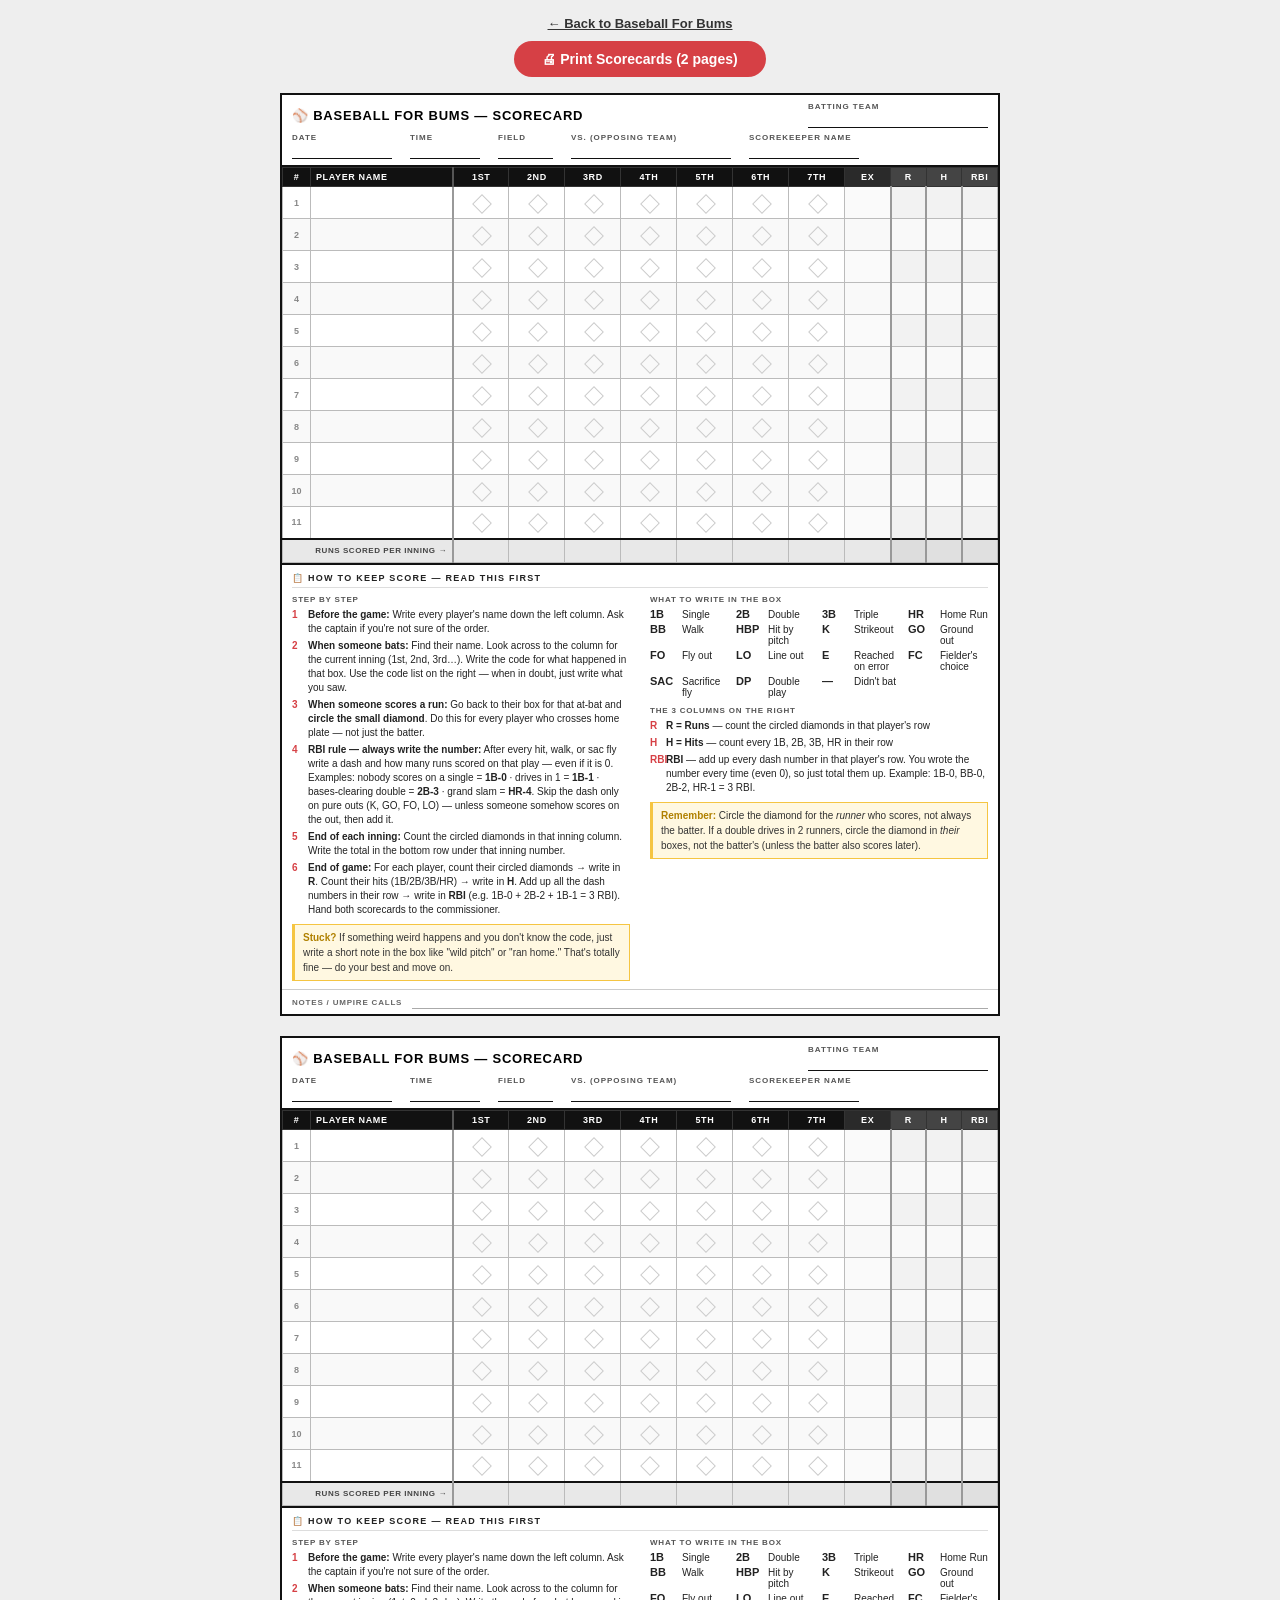
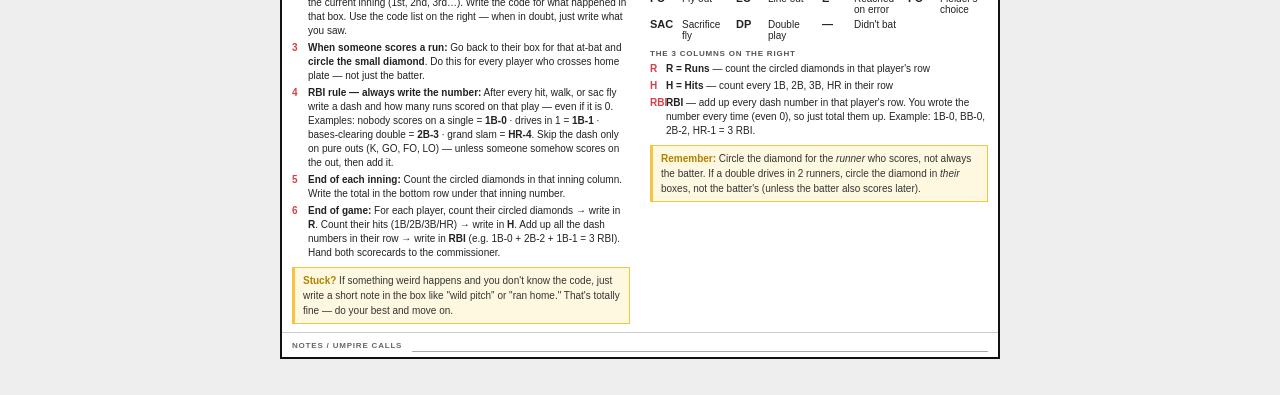
<file: scorecard.html>
<!doctype html>
<html lang="en">
<head>
  <meta charset="utf-8">
  <title>Baseball For Bums — Scorecard</title>
  <meta name="viewport" content="width=device-width,initial-scale=1">
  <meta name="description" content="Official Baseball For Bums printable scorecard for scorekeepers — two cards per sheet with full instructions.">
  <link rel="canonical" href="https://baseballforbums.com/scorecard">
  <style>
    * { box-sizing: border-box; margin: 0; padding: 0; }

    body {
      font-family: Arial, Helvetica, sans-serif;
      font-size: 11px;
      background: #eee;
      padding: 16px;
      color: #000;
    }

    .print-btn {
      display: block;
      margin: 0 auto 16px;
      padding: 10px 28px;
      background: #d64045;
      color: #fff;
      border: none;
      border-radius: 999px;
      font-size: 14px;
      font-weight: 700;
      cursor: pointer;
    }
    .print-btn:hover { background: #b02424; }

    /* ---- ONE CARD = ONE PRINTED PAGE ---- */
    .scorecard {
      background: #fff;
      border: 2px solid #111;
      width: 720px;
      margin: 0 auto 20px;
    }

    /* ---- TOP HEADER ---- */
    .card-top {
      border-bottom: 2px solid #111;
      padding: 7px 10px 6px;
    }
    .card-top-row1 {
      display: flex;
      align-items: center;
      justify-content: space-between;
      margin-bottom: 5px;
    }
    .league-name {
      font-size: 13px;
      font-weight: 900;
      text-transform: uppercase;
      letter-spacing: 0.06em;
    }
    .team-block { display: flex; flex-direction: column; }
    .field-lbl {
      font-size: 8px; font-weight: 700;
      text-transform: uppercase; letter-spacing: 0.12em;
      color: #555; margin-bottom: 1px;
    }
    .fill-line {
      border-bottom: 1.5px solid #111;
      height: 16px;
    }
    .fill-line.w-team  { width: 180px; }
    .fill-line.w-opp   { width: 160px; }
    .fill-line.w-date  { width: 100px; }
    .fill-line.w-time  { width: 70px; }
    .fill-line.w-field { width: 55px; }
    .fill-line.w-sk    { width: 110px; }

    .card-top-row2 {
      display: flex;
      gap: 18px;
      flex-wrap: wrap;
      align-items: flex-end;
    }
    .meta-field { display: flex; flex-direction: column; }

    /* ---- SCORE TABLE ---- */
    table.score {
      width: 100%;
      border-collapse: collapse;
    }
    table.score th,
    table.score td {
      border: 1px solid #bbb;
      text-align: center;
      vertical-align: middle;
      padding: 0;
    }

    /* Column widths */
    .col-num  { width: 22px; }
    .col-name { width: 112px; }
    .col-inn  { width: 44px; }
    .col-ex   { width: 36px; }
    .col-stat { width: 28px; }

    /* Header */
    table.score thead th {
      background: #111;
      color: #fff;
      font-size: 9px;
      font-weight: 700;
      letter-spacing: 0.07em;
      text-transform: uppercase;
      padding: 4px 2px;
      border-color: #333;
    }
    table.score thead th.col-name {
      text-align: left;
      padding-left: 5px;
      border-right: 2px solid #555;
    }
    table.score thead th.col-stat { background: #444; }
    table.score thead th.col-ex   { background: #2a2a2a; }

    /* Batter rows */
    table.score tbody tr { height: 32px; }
    table.score tbody tr:nth-child(even) td { background: #f9f9f9; }

    table.score tbody td.col-num {
      font-size: 9px; font-weight: 700; color: #888;
    }
    table.score tbody td.col-name {
      text-align: left;
      padding: 2px 5px;
      border-right: 2px solid #999;
      font-size: 11px;
    }
    table.score tbody td.col-inn {
      position: relative;
    }
    /* Diamond shape inside each at-bat cell */
    table.score tbody td.col-inn::after {
      content: "";
      display: block;
      width: 12px; height: 12px;
      border: 1.2px solid #ccc;
      transform: rotate(45deg);
      position: absolute;
      top: 50%; left: 50%;
      margin-top: -6px; margin-left: -6px;
    }
    table.score tbody td.col-ex { background: #fafafa; }
    table.score tbody td.col-stat {
      background: #f2f2f2;
      font-weight: 700;
      font-size: 11px;
      border-left: 2px solid #999;
    }

    /* Totals footer */
    table.score tfoot tr { height: 24px; }
    table.score tfoot td {
      background: #e8e8e8;
      font-weight: 700;
      font-size: 10px;
      border-top: 2px solid #111;
    }
    table.score tfoot td.totals-lbl {
      text-align: right;
      padding-right: 5px;
      font-size: 8px;
      text-transform: uppercase;
      letter-spacing: 0.07em;
      color: #444;
      border-right: 2px solid #999;
    }
    table.score tfoot td.totals-r {
      background: #ddd;
      font-size: 12px;
      font-weight: 900;
      border-left: 2px solid #999;
    }
    table.score tfoot td.totals-stat {
      background: #e0e0e0;
      border-left: 2px solid #999;
    }

    /* ---- INSTRUCTIONS ---- */
    .instructions {
      border-top: 2px solid #111;
      padding: 8px 10px;
    }

    .instr-title {
      font-size: 9px;
      font-weight: 900;
      text-transform: uppercase;
      letter-spacing: 0.14em;
      color: #222;
      margin-bottom: 7px;
      border-bottom: 1px solid #ddd;
      padding-bottom: 4px;
    }

    .instr-grid {
      display: grid;
      grid-template-columns: 1fr 1fr;
      gap: 0 20px;
    }

    .instr-section-title {
      font-size: 8px;
      font-weight: 900;
      text-transform: uppercase;
      letter-spacing: 0.1em;
      color: #555;
      margin: 0 0 4px;
      grid-column: 1 / -1;
    }

    .code-grid {
      display: grid;
      grid-template-columns: repeat(4, 1fr);
      gap: 3px 6px;
      margin-bottom: 7px;
    }

    .code-item {
      display: flex;
      align-items: baseline;
      gap: 4px;
      font-size: 10px;
      color: #222;
    }
    .code-item strong {
      font-size: 11px;
      font-weight: 900;
      min-width: 28px;
      display: inline-block;
    }

    .steps-list {
      list-style: none;
      display: grid;
      gap: 3px;
      margin-bottom: 7px;
    }
    .steps-list li {
      font-size: 10px;
      color: #222;
      padding-left: 16px;
      position: relative;
      line-height: 1.4;
    }
    .steps-list li::before {
      content: attr(data-n);
      position: absolute;
      left: 0;
      font-weight: 900;
      font-size: 10px;
      color: #d64045;
    }

    .tip-box {
      background: #fff8e1;
      border: 1px solid #f5c542;
      border-left: 3px solid #f5c542;
      padding: 5px 8px;
      font-size: 10px;
      color: #333;
      line-height: 1.5;
      margin-top: 4px;
    }
    .tip-box strong { color: #b08000; }

    /* ---- NOTES ROW ---- */
    .notes-row {
      border-top: 1px solid #ccc;
      padding: 5px 10px;
      display: flex;
      gap: 10px;
      align-items: center;
    }
    .notes-lbl {
      font-size: 8px; font-weight: 700;
      text-transform: uppercase; letter-spacing: 0.1em;
      color: #666; white-space: nowrap;
    }
    .notes-line { flex: 1; border-bottom: 1px solid #aaa; height: 14px; }

    /* ============================================================
       PRINT
    ============================================================ */
    @media print {
      body { background: #fff; padding: 0; font-size: 10px; }
      .print-btn { display: none; }
      .scorecard {
        border: 1.5px solid #000;
        width: 100%;
        margin: 0;
        page-break-after: always;
      }
      .scorecard:last-child { page-break-after: avoid; }
      @page { margin: 8mm; size: letter portrait; }
    }
  </style>
</head>
<body>
<a href="/" class="no-print-link" style="display:block;text-align:center;margin:0 auto 10px;font:600 13px Arial,sans-serif;color:#333;">← Back to Baseball For Bums</a>
<style>@media print{.no-print-link{display:none!important}}</style>

<button class="print-btn" onclick="window.print()">🖨 Print Scorecards (2 pages)</button>

<!-- ============================================================
     SCORECARD — repeated twice, one per team per game
============================================================ -->

<div class="scorecard">
  <!-- Header -->
  <div class="card-top">
    <div class="card-top-row1">
      <div class="league-name">⚾ Baseball For Bums — Scorecard</div>
      <div class="meta-field">
        <div class="field-lbl">Batting Team</div>
        <div class="fill-line w-team"></div>
      </div>
    </div>
    <div class="card-top-row2">
      <div class="meta-field"><div class="field-lbl">Date</div><div class="fill-line w-date"></div></div>
      <div class="meta-field"><div class="field-lbl">Time</div><div class="fill-line w-time"></div></div>
      <div class="meta-field"><div class="field-lbl">Field</div><div class="fill-line w-field"></div></div>
      <div class="meta-field"><div class="field-lbl">Vs. (Opposing Team)</div><div class="fill-line w-opp"></div></div>
      <div class="meta-field"><div class="field-lbl">Scorekeeper Name</div><div class="fill-line w-sk"></div></div>
    </div>
  </div>

  <!-- Score Grid -->
  <table class="score">
    <thead>
      <tr>
        <th class="col-num">#</th>
        <th class="col-name">Player Name</th>
        <th class="col-inn">1st</th>
        <th class="col-inn">2nd</th>
        <th class="col-inn">3rd</th>
        <th class="col-inn">4th</th>
        <th class="col-inn">5th</th>
        <th class="col-inn">6th</th>
        <th class="col-inn">7th</th>
        <th class="col-ex">EX</th>
        <th class="col-stat">R</th>
        <th class="col-stat">H</th>
        <th class="col-stat">RBI</th>
      </tr>
    </thead>
    <tbody>
      <tr><td class="col-num">1</td><td class="col-name"></td><td class="col-inn"></td><td class="col-inn"></td><td class="col-inn"></td><td class="col-inn"></td><td class="col-inn"></td><td class="col-inn"></td><td class="col-inn"></td><td class="col-ex"></td><td class="col-stat"></td><td class="col-stat"></td><td class="col-stat"></td></tr>
      <tr><td class="col-num">2</td><td class="col-name"></td><td class="col-inn"></td><td class="col-inn"></td><td class="col-inn"></td><td class="col-inn"></td><td class="col-inn"></td><td class="col-inn"></td><td class="col-inn"></td><td class="col-ex"></td><td class="col-stat"></td><td class="col-stat"></td><td class="col-stat"></td></tr>
      <tr><td class="col-num">3</td><td class="col-name"></td><td class="col-inn"></td><td class="col-inn"></td><td class="col-inn"></td><td class="col-inn"></td><td class="col-inn"></td><td class="col-inn"></td><td class="col-inn"></td><td class="col-ex"></td><td class="col-stat"></td><td class="col-stat"></td><td class="col-stat"></td></tr>
      <tr><td class="col-num">4</td><td class="col-name"></td><td class="col-inn"></td><td class="col-inn"></td><td class="col-inn"></td><td class="col-inn"></td><td class="col-inn"></td><td class="col-inn"></td><td class="col-inn"></td><td class="col-ex"></td><td class="col-stat"></td><td class="col-stat"></td><td class="col-stat"></td></tr>
      <tr><td class="col-num">5</td><td class="col-name"></td><td class="col-inn"></td><td class="col-inn"></td><td class="col-inn"></td><td class="col-inn"></td><td class="col-inn"></td><td class="col-inn"></td><td class="col-inn"></td><td class="col-ex"></td><td class="col-stat"></td><td class="col-stat"></td><td class="col-stat"></td></tr>
      <tr><td class="col-num">6</td><td class="col-name"></td><td class="col-inn"></td><td class="col-inn"></td><td class="col-inn"></td><td class="col-inn"></td><td class="col-inn"></td><td class="col-inn"></td><td class="col-inn"></td><td class="col-ex"></td><td class="col-stat"></td><td class="col-stat"></td><td class="col-stat"></td></tr>
      <tr><td class="col-num">7</td><td class="col-name"></td><td class="col-inn"></td><td class="col-inn"></td><td class="col-inn"></td><td class="col-inn"></td><td class="col-inn"></td><td class="col-inn"></td><td class="col-inn"></td><td class="col-ex"></td><td class="col-stat"></td><td class="col-stat"></td><td class="col-stat"></td></tr>
      <tr><td class="col-num">8</td><td class="col-name"></td><td class="col-inn"></td><td class="col-inn"></td><td class="col-inn"></td><td class="col-inn"></td><td class="col-inn"></td><td class="col-inn"></td><td class="col-inn"></td><td class="col-ex"></td><td class="col-stat"></td><td class="col-stat"></td><td class="col-stat"></td></tr>
      <tr><td class="col-num">9</td><td class="col-name"></td><td class="col-inn"></td><td class="col-inn"></td><td class="col-inn"></td><td class="col-inn"></td><td class="col-inn"></td><td class="col-inn"></td><td class="col-inn"></td><td class="col-ex"></td><td class="col-stat"></td><td class="col-stat"></td><td class="col-stat"></td></tr>
      <tr><td class="col-num">10</td><td class="col-name"></td><td class="col-inn"></td><td class="col-inn"></td><td class="col-inn"></td><td class="col-inn"></td><td class="col-inn"></td><td class="col-inn"></td><td class="col-inn"></td><td class="col-ex"></td><td class="col-stat"></td><td class="col-stat"></td><td class="col-stat"></td></tr>
      <tr><td class="col-num">11</td><td class="col-name"></td><td class="col-inn"></td><td class="col-inn"></td><td class="col-inn"></td><td class="col-inn"></td><td class="col-inn"></td><td class="col-inn"></td><td class="col-inn"></td><td class="col-ex"></td><td class="col-stat"></td><td class="col-stat"></td><td class="col-stat"></td></tr>
    </tbody>
    <tfoot>
      <tr>
        <td colspan="2" class="totals-lbl">Runs scored per inning →</td>
        <td></td><td></td><td></td><td></td><td></td><td></td><td></td><td></td>
        <td class="totals-r"></td>
        <td class="totals-stat"></td>
        <td class="totals-stat"></td>
      </tr>
    </tfoot>
  </table>

  <!-- Instructions -->
  <div class="instructions">
    <div class="instr-title">📋 How to Keep Score — Read This First</div>
    <div class="instr-grid">

      <!-- LEFT: Step by step -->
      <div>
        <div class="instr-section-title">Step by Step</div>
        <ul class="steps-list">
          <li data-n="1"><strong>Before the game:</strong> Write every player's name down the left column. Ask the captain if you're not sure of the order.</li>
          <li data-n="2"><strong>When someone bats:</strong> Find their name. Look across to the column for the current inning (1st, 2nd, 3rd…). Write the code for what happened in that box. Use the code list on the right — when in doubt, just write what you saw.</li>
          <li data-n="3"><strong>When someone scores a run:</strong> Go back to their box for that at-bat and <strong>circle the small diamond</strong>. Do this for every player who crosses home plate — not just the batter.</li>
          <li data-n="4"><strong>RBI rule — always write the number:</strong> After every hit, walk, or sac fly write a dash and how many runs scored on that play — even if it is 0. Examples: nobody scores on a single = <strong>1B-0</strong> &middot; drives in 1 = <strong>1B-1</strong> &middot; bases-clearing double = <strong>2B-3</strong> &middot; grand slam = <strong>HR-4</strong>. Skip the dash only on pure outs (K, GO, FO, LO) — unless someone somehow scores on the out, then add it.</li>
          <li data-n="5"><strong>End of each inning:</strong> Count the circled diamonds in that inning column. Write the total in the bottom row under that inning number.</li>
          <li data-n="6"><strong>End of game:</strong> For each player, count their circled diamonds → write in <strong>R</strong>. Count their hits (1B/2B/3B/HR) → write in <strong>H</strong>. Add up all the dash numbers in their row → write in <strong>RBI</strong> (e.g. 1B-0 + 2B-2 + 1B-1 = 3 RBI). Hand both scorecards to the commissioner.</li>
        </ul>

        <div class="tip-box">
          <strong>Stuck?</strong> If something weird happens and you don't know the code, just write a short note in the box like "wild pitch" or "ran home." That's totally fine — do your best and move on.
        </div>
      </div>

      <!-- RIGHT: Codes -->
      <div>
        <div class="instr-section-title">What to Write in the Box</div>
        <div class="code-grid">
          <div class="code-item"><strong>1B</strong> Single</div>
          <div class="code-item"><strong>2B</strong> Double</div>
          <div class="code-item"><strong>3B</strong> Triple</div>
          <div class="code-item"><strong>HR</strong> Home Run</div>
          <div class="code-item"><strong>BB</strong> Walk</div>
          <div class="code-item"><strong>HBP</strong> Hit by pitch</div>
          <div class="code-item"><strong>K</strong> Strikeout</div>
          <div class="code-item"><strong>GO</strong> Ground out</div>
          <div class="code-item"><strong>FO</strong> Fly out</div>
          <div class="code-item"><strong>LO</strong> Line out</div>
          <div class="code-item"><strong>E</strong> Reached on error</div>
          <div class="code-item"><strong>FC</strong> Fielder's choice</div>
          <div class="code-item"><strong>SAC</strong> Sacrifice fly</div>
          <div class="code-item"><strong>DP</strong> Double play</div>
          <div class="code-item"><strong>—</strong> Didn't bat</div>
        </div>

        <div class="instr-section-title" style="margin-top:8px;">The 3 Columns on the Right</div>
        <ul class="steps-list">
          <li data-n="R"><strong>R = Runs</strong> — count the circled diamonds in that player's row</li>
          <li data-n="H"><strong>H = Hits</strong> — count every 1B, 2B, 3B, HR in their row</li>
          <li data-n="RBI"><strong>RBI</strong> — add up every dash number in that player's row. You wrote the number every time (even 0), so just total them up. Example: 1B-0, BB-0, 2B-2, HR-1 = 3 RBI.</li>
        </ul>

        <div class="tip-box" style="margin-top:6px;">
          <strong>Remember:</strong> Circle the diamond for the <em>runner</em> who scores, not always the batter. If a double drives in 2 runners, circle the diamond in <em>their</em> boxes, not the batter's (unless the batter also scores later).
        </div>
      </div>

    </div>
  </div>

  <div class="notes-row">
    <span class="notes-lbl">Notes / Umpire calls</span>
    <div class="notes-line"></div>
  </div>
</div>


<!-- ====== PAGE 2 — IDENTICAL ====== -->

<div class="scorecard">
  <div class="card-top">
    <div class="card-top-row1">
      <div class="league-name">⚾ Baseball For Bums — Scorecard</div>
      <div class="meta-field">
        <div class="field-lbl">Batting Team</div>
        <div class="fill-line w-team"></div>
      </div>
    </div>
    <div class="card-top-row2">
      <div class="meta-field"><div class="field-lbl">Date</div><div class="fill-line w-date"></div></div>
      <div class="meta-field"><div class="field-lbl">Time</div><div class="fill-line w-time"></div></div>
      <div class="meta-field"><div class="field-lbl">Field</div><div class="fill-line w-field"></div></div>
      <div class="meta-field"><div class="field-lbl">Vs. (Opposing Team)</div><div class="fill-line w-opp"></div></div>
      <div class="meta-field"><div class="field-lbl">Scorekeeper Name</div><div class="fill-line w-sk"></div></div>
    </div>
  </div>

  <table class="score">
    <thead>
      <tr>
        <th class="col-num">#</th>
        <th class="col-name">Player Name</th>
        <th class="col-inn">1st</th>
        <th class="col-inn">2nd</th>
        <th class="col-inn">3rd</th>
        <th class="col-inn">4th</th>
        <th class="col-inn">5th</th>
        <th class="col-inn">6th</th>
        <th class="col-inn">7th</th>
        <th class="col-ex">EX</th>
        <th class="col-stat">R</th>
        <th class="col-stat">H</th>
        <th class="col-stat">RBI</th>
      </tr>
    </thead>
    <tbody>
      <tr><td class="col-num">1</td><td class="col-name"></td><td class="col-inn"></td><td class="col-inn"></td><td class="col-inn"></td><td class="col-inn"></td><td class="col-inn"></td><td class="col-inn"></td><td class="col-inn"></td><td class="col-ex"></td><td class="col-stat"></td><td class="col-stat"></td><td class="col-stat"></td></tr>
      <tr><td class="col-num">2</td><td class="col-name"></td><td class="col-inn"></td><td class="col-inn"></td><td class="col-inn"></td><td class="col-inn"></td><td class="col-inn"></td><td class="col-inn"></td><td class="col-inn"></td><td class="col-ex"></td><td class="col-stat"></td><td class="col-stat"></td><td class="col-stat"></td></tr>
      <tr><td class="col-num">3</td><td class="col-name"></td><td class="col-inn"></td><td class="col-inn"></td><td class="col-inn"></td><td class="col-inn"></td><td class="col-inn"></td><td class="col-inn"></td><td class="col-inn"></td><td class="col-ex"></td><td class="col-stat"></td><td class="col-stat"></td><td class="col-stat"></td></tr>
      <tr><td class="col-num">4</td><td class="col-name"></td><td class="col-inn"></td><td class="col-inn"></td><td class="col-inn"></td><td class="col-inn"></td><td class="col-inn"></td><td class="col-inn"></td><td class="col-inn"></td><td class="col-ex"></td><td class="col-stat"></td><td class="col-stat"></td><td class="col-stat"></td></tr>
      <tr><td class="col-num">5</td><td class="col-name"></td><td class="col-inn"></td><td class="col-inn"></td><td class="col-inn"></td><td class="col-inn"></td><td class="col-inn"></td><td class="col-inn"></td><td class="col-inn"></td><td class="col-ex"></td><td class="col-stat"></td><td class="col-stat"></td><td class="col-stat"></td></tr>
      <tr><td class="col-num">6</td><td class="col-name"></td><td class="col-inn"></td><td class="col-inn"></td><td class="col-inn"></td><td class="col-inn"></td><td class="col-inn"></td><td class="col-inn"></td><td class="col-inn"></td><td class="col-ex"></td><td class="col-stat"></td><td class="col-stat"></td><td class="col-stat"></td></tr>
      <tr><td class="col-num">7</td><td class="col-name"></td><td class="col-inn"></td><td class="col-inn"></td><td class="col-inn"></td><td class="col-inn"></td><td class="col-inn"></td><td class="col-inn"></td><td class="col-inn"></td><td class="col-ex"></td><td class="col-stat"></td><td class="col-stat"></td><td class="col-stat"></td></tr>
      <tr><td class="col-num">8</td><td class="col-name"></td><td class="col-inn"></td><td class="col-inn"></td><td class="col-inn"></td><td class="col-inn"></td><td class="col-inn"></td><td class="col-inn"></td><td class="col-inn"></td><td class="col-ex"></td><td class="col-stat"></td><td class="col-stat"></td><td class="col-stat"></td></tr>
      <tr><td class="col-num">9</td><td class="col-name"></td><td class="col-inn"></td><td class="col-inn"></td><td class="col-inn"></td><td class="col-inn"></td><td class="col-inn"></td><td class="col-inn"></td><td class="col-inn"></td><td class="col-ex"></td><td class="col-stat"></td><td class="col-stat"></td><td class="col-stat"></td></tr>
      <tr><td class="col-num">10</td><td class="col-name"></td><td class="col-inn"></td><td class="col-inn"></td><td class="col-inn"></td><td class="col-inn"></td><td class="col-inn"></td><td class="col-inn"></td><td class="col-inn"></td><td class="col-ex"></td><td class="col-stat"></td><td class="col-stat"></td><td class="col-stat"></td></tr>
      <tr><td class="col-num">11</td><td class="col-name"></td><td class="col-inn"></td><td class="col-inn"></td><td class="col-inn"></td><td class="col-inn"></td><td class="col-inn"></td><td class="col-inn"></td><td class="col-inn"></td><td class="col-ex"></td><td class="col-stat"></td><td class="col-stat"></td><td class="col-stat"></td></tr>
    </tbody>
    <tfoot>
      <tr>
        <td colspan="2" class="totals-lbl">Runs scored per inning →</td>
        <td></td><td></td><td></td><td></td><td></td><td></td><td></td><td></td>
        <td class="totals-r"></td>
        <td class="totals-stat"></td>
        <td class="totals-stat"></td>
      </tr>
    </tfoot>
  </table>

  <div class="instructions">
    <div class="instr-title">📋 How to Keep Score — Read This First</div>
    <div class="instr-grid">
      <div>
        <div class="instr-section-title">Step by Step</div>
        <ul class="steps-list">
          <li data-n="1"><strong>Before the game:</strong> Write every player's name down the left column. Ask the captain if you're not sure of the order.</li>
          <li data-n="2"><strong>When someone bats:</strong> Find their name. Look across to the column for the current inning (1st, 2nd, 3rd…). Write the code for what happened in that box. Use the code list on the right — when in doubt, just write what you saw.</li>
          <li data-n="3"><strong>When someone scores a run:</strong> Go back to their box for that at-bat and <strong>circle the small diamond</strong>. Do this for every player who crosses home plate — not just the batter.</li>
          <li data-n="4"><strong>RBI rule — always write the number:</strong> After every hit, walk, or sac fly write a dash and how many runs scored on that play — even if it is 0. Examples: nobody scores on a single = <strong>1B-0</strong> &middot; drives in 1 = <strong>1B-1</strong> &middot; bases-clearing double = <strong>2B-3</strong> &middot; grand slam = <strong>HR-4</strong>. Skip the dash only on pure outs (K, GO, FO, LO) — unless someone somehow scores on the out, then add it.</li>
          <li data-n="5"><strong>End of each inning:</strong> Count the circled diamonds in that inning column. Write the total in the bottom row under that inning number.</li>
          <li data-n="6"><strong>End of game:</strong> For each player, count their circled diamonds → write in <strong>R</strong>. Count their hits (1B/2B/3B/HR) → write in <strong>H</strong>. Add up all the dash numbers in their row → write in <strong>RBI</strong> (e.g. 1B-0 + 2B-2 + 1B-1 = 3 RBI). Hand both scorecards to the commissioner.</li>
        </ul>
        <div class="tip-box">
          <strong>Stuck?</strong> If something weird happens and you don't know the code, just write a short note in the box like "wild pitch" or "ran home." That's totally fine — do your best and move on.
        </div>
      </div>
      <div>
        <div class="instr-section-title">What to Write in the Box</div>
        <div class="code-grid">
          <div class="code-item"><strong>1B</strong> Single</div>
          <div class="code-item"><strong>2B</strong> Double</div>
          <div class="code-item"><strong>3B</strong> Triple</div>
          <div class="code-item"><strong>HR</strong> Home Run</div>
          <div class="code-item"><strong>BB</strong> Walk</div>
          <div class="code-item"><strong>HBP</strong> Hit by pitch</div>
          <div class="code-item"><strong>K</strong> Strikeout</div>
          <div class="code-item"><strong>GO</strong> Ground out</div>
          <div class="code-item"><strong>FO</strong> Fly out</div>
          <div class="code-item"><strong>LO</strong> Line out</div>
          <div class="code-item"><strong>E</strong> Reached on error</div>
          <div class="code-item"><strong>FC</strong> Fielder's choice</div>
          <div class="code-item"><strong>SAC</strong> Sacrifice fly</div>
          <div class="code-item"><strong>DP</strong> Double play</div>
          <div class="code-item"><strong>—</strong> Didn't bat</div>
        </div>
        <div class="instr-section-title" style="margin-top:8px;">The 3 Columns on the Right</div>
        <ul class="steps-list">
          <li data-n="R"><strong>R = Runs</strong> — count the circled diamonds in that player's row</li>
          <li data-n="H"><strong>H = Hits</strong> — count every 1B, 2B, 3B, HR in their row</li>
          <li data-n="RBI"><strong>RBI</strong> — add up every dash number in that player's row. You wrote the number every time (even 0), so just total them up. Example: 1B-0, BB-0, 2B-2, HR-1 = 3 RBI.</li>
        </ul>
        <div class="tip-box" style="margin-top:6px;">
          <strong>Remember:</strong> Circle the diamond for the <em>runner</em> who scores, not always the batter. If a double drives in 2 runners, circle the diamond in <em>their</em> boxes, not the batter's (unless the batter also scores later).
        </div>
      </div>
    </div>
  </div>

  <div class="notes-row">
    <span class="notes-lbl">Notes / Umpire calls</span>
    <div class="notes-line"></div>
  </div>
</div>

</body>
</html>
</file>
